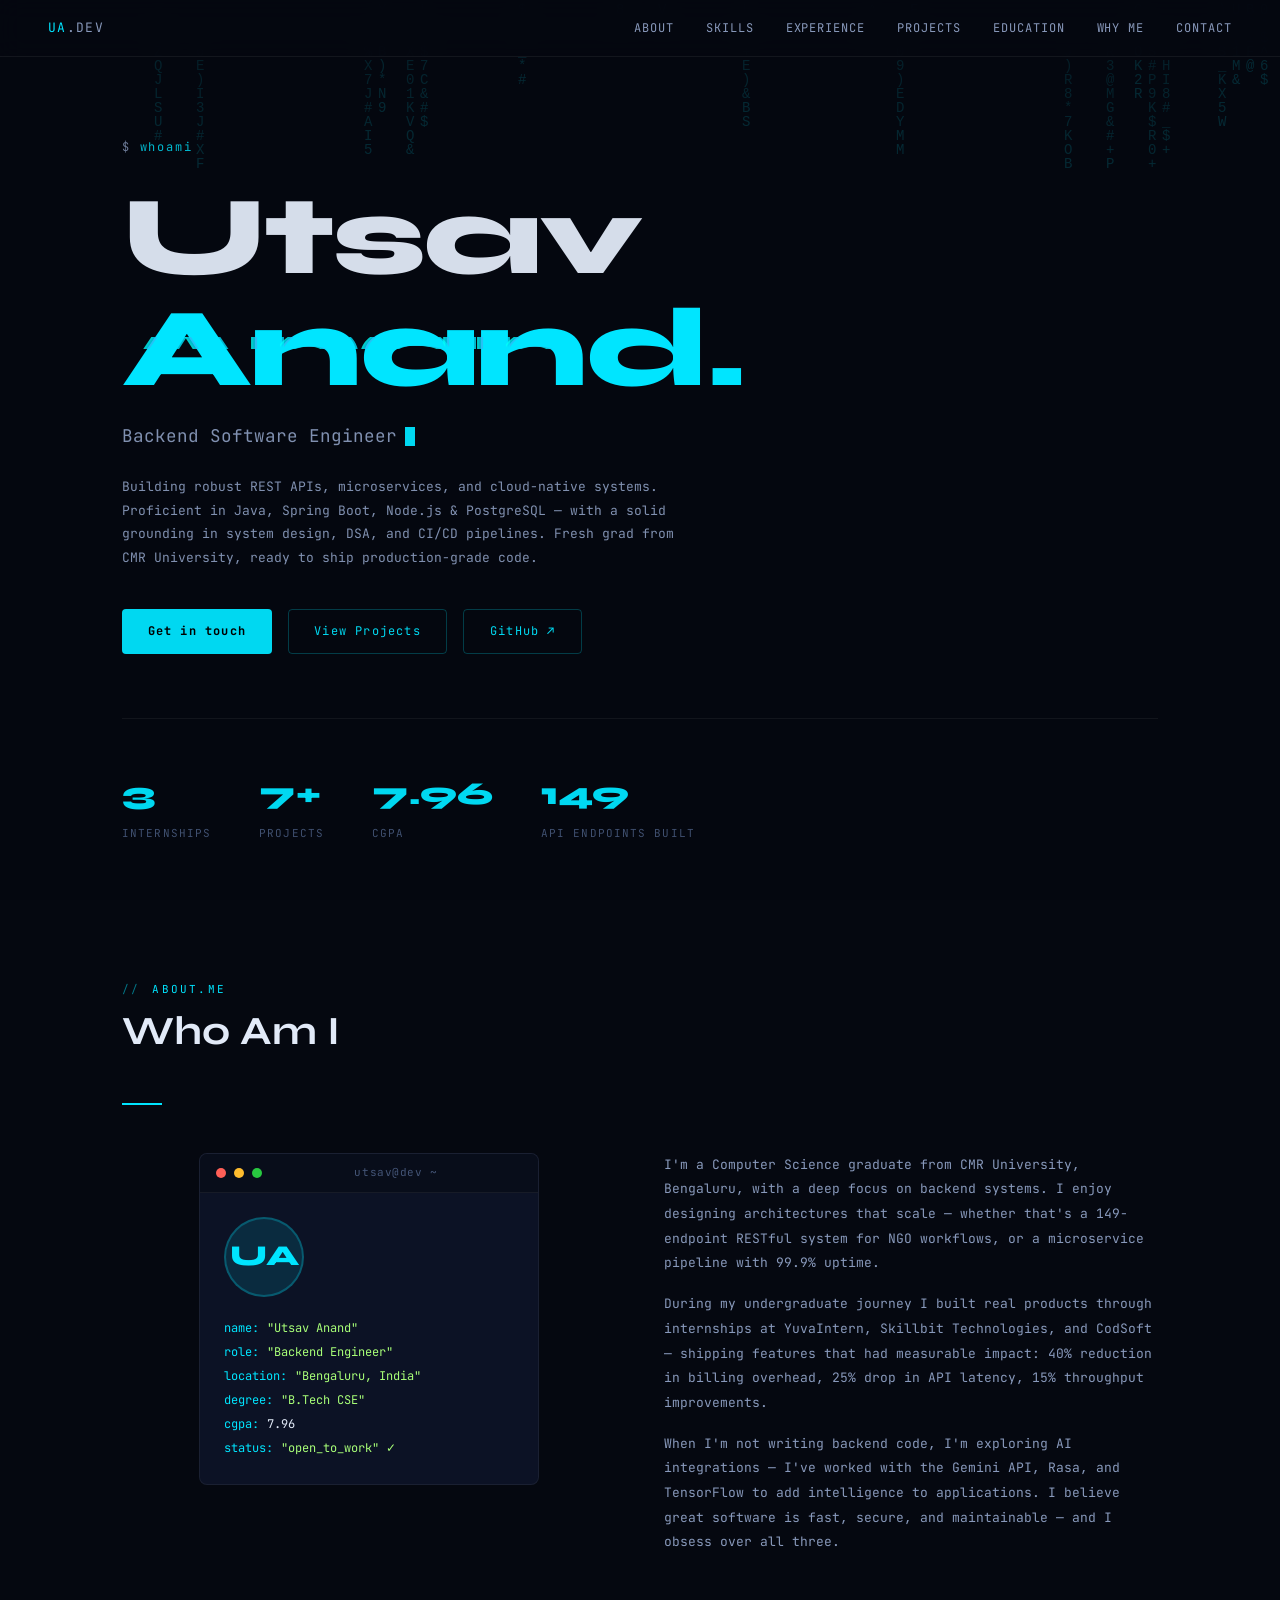
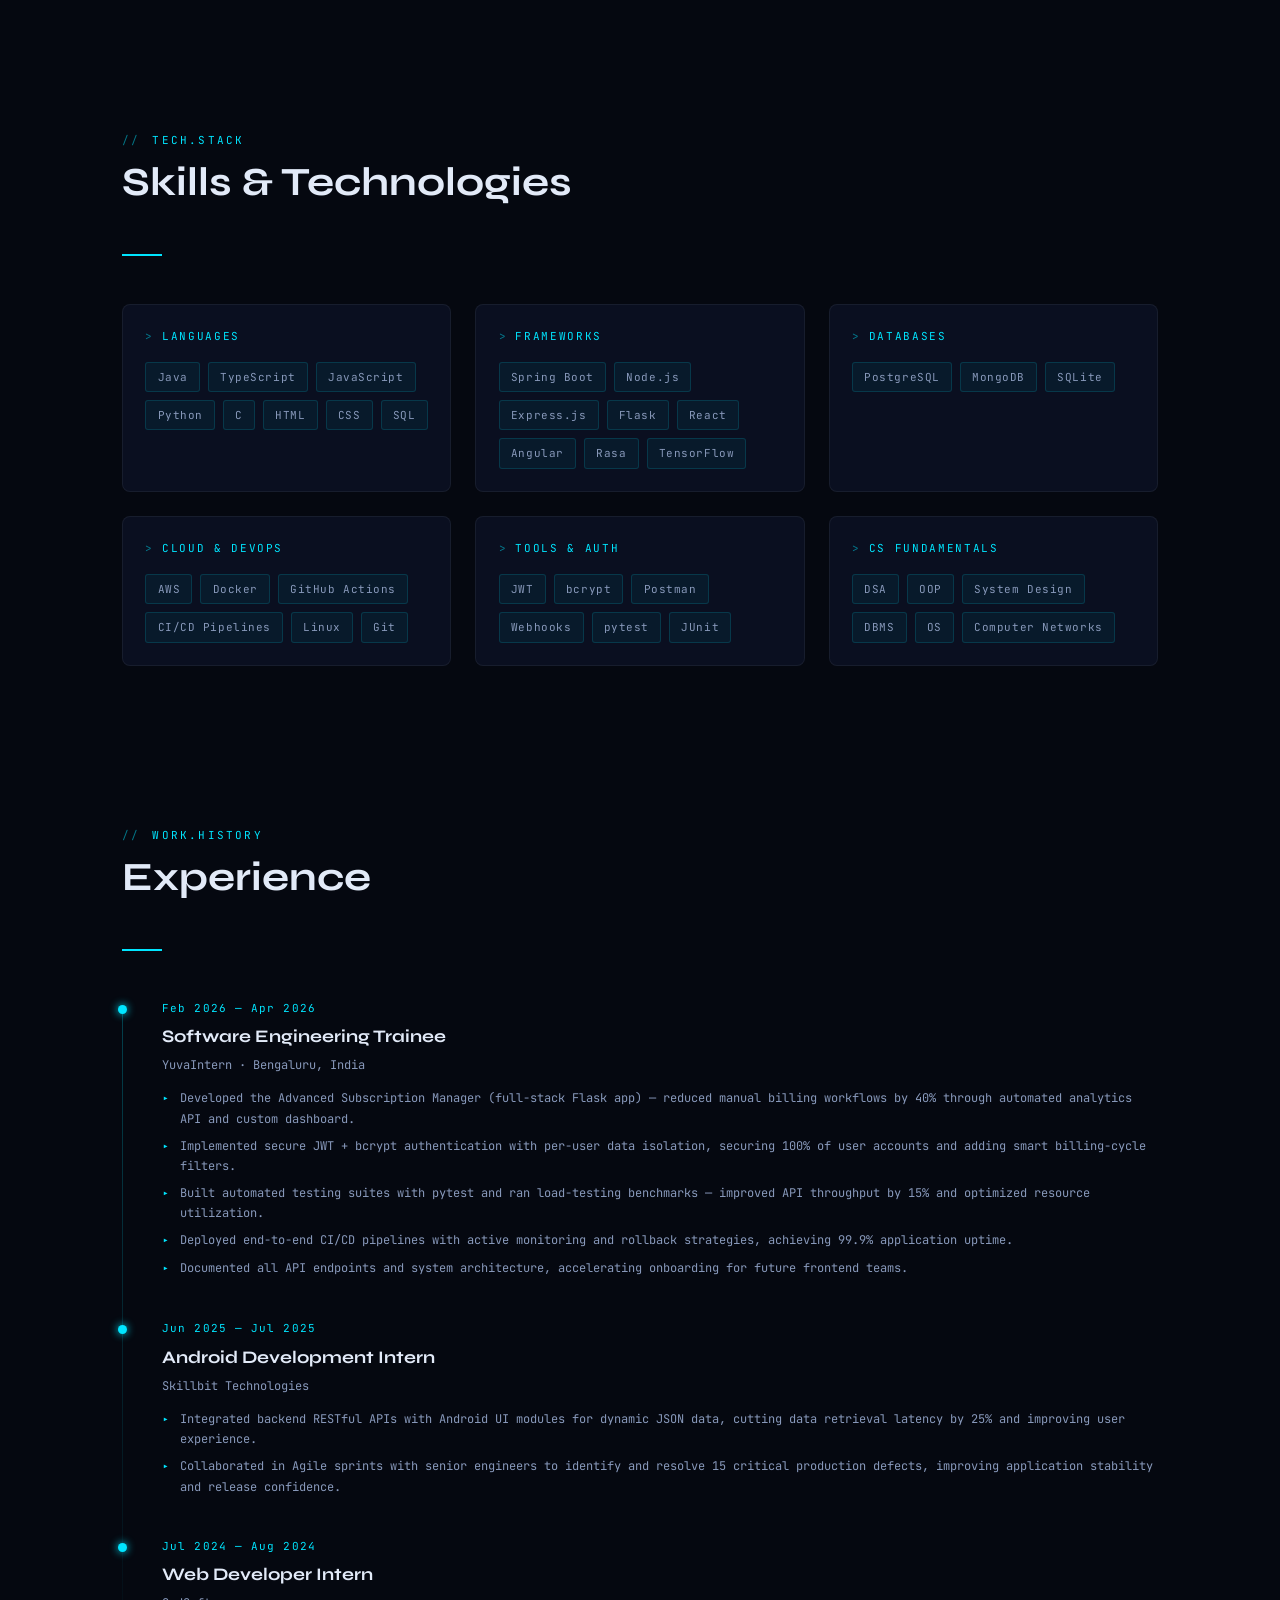
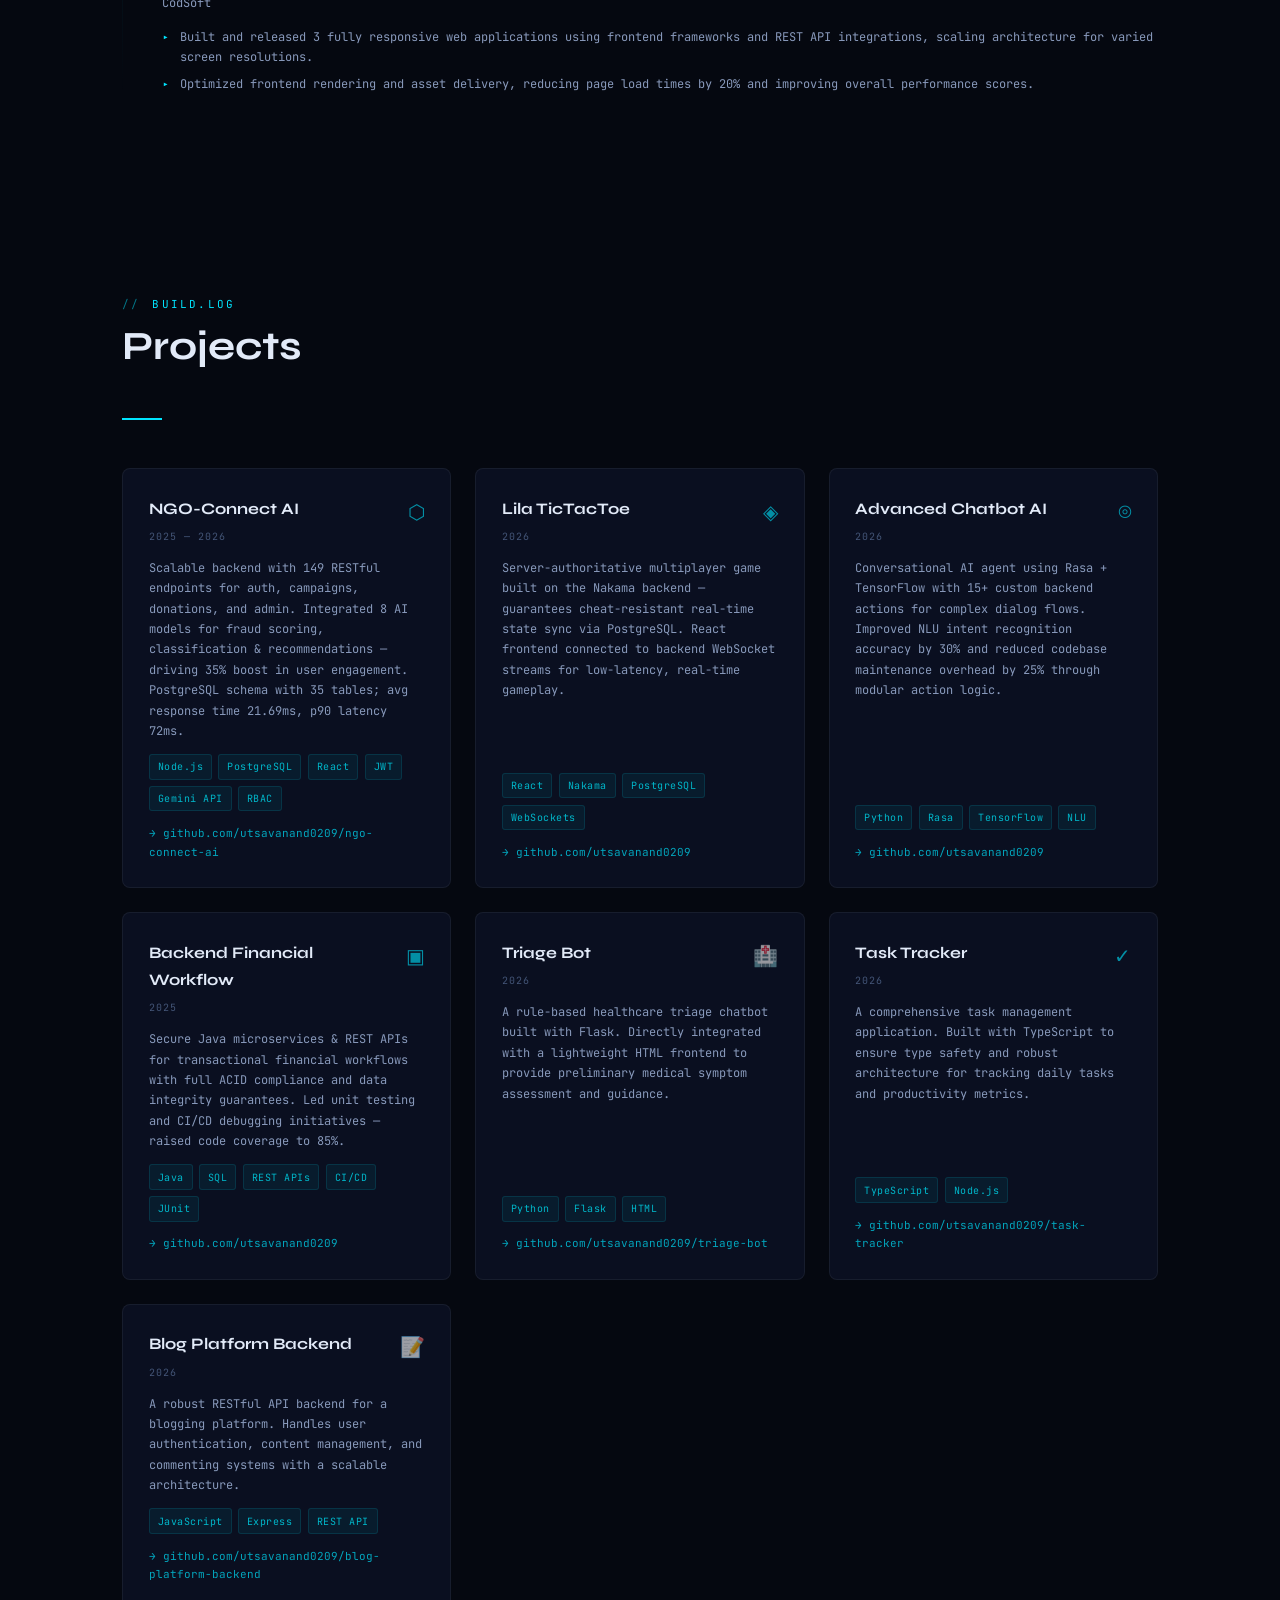
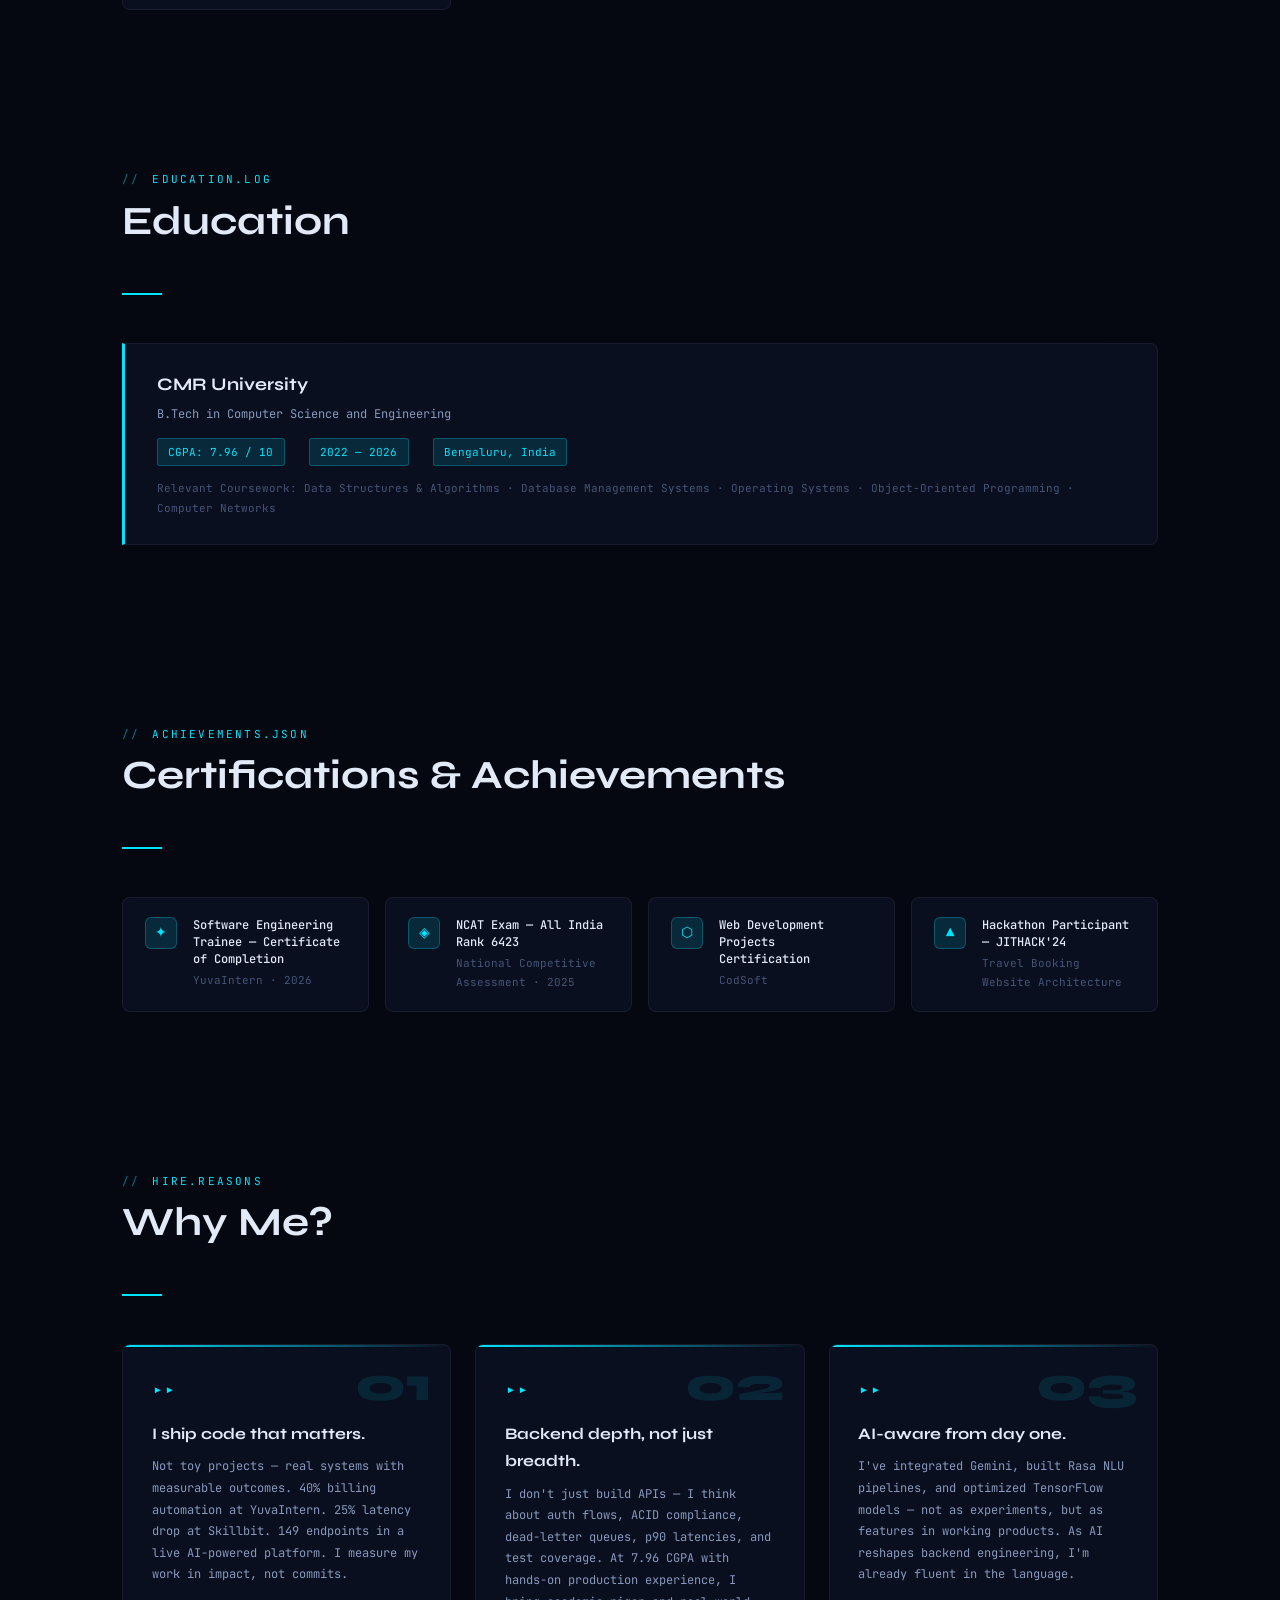
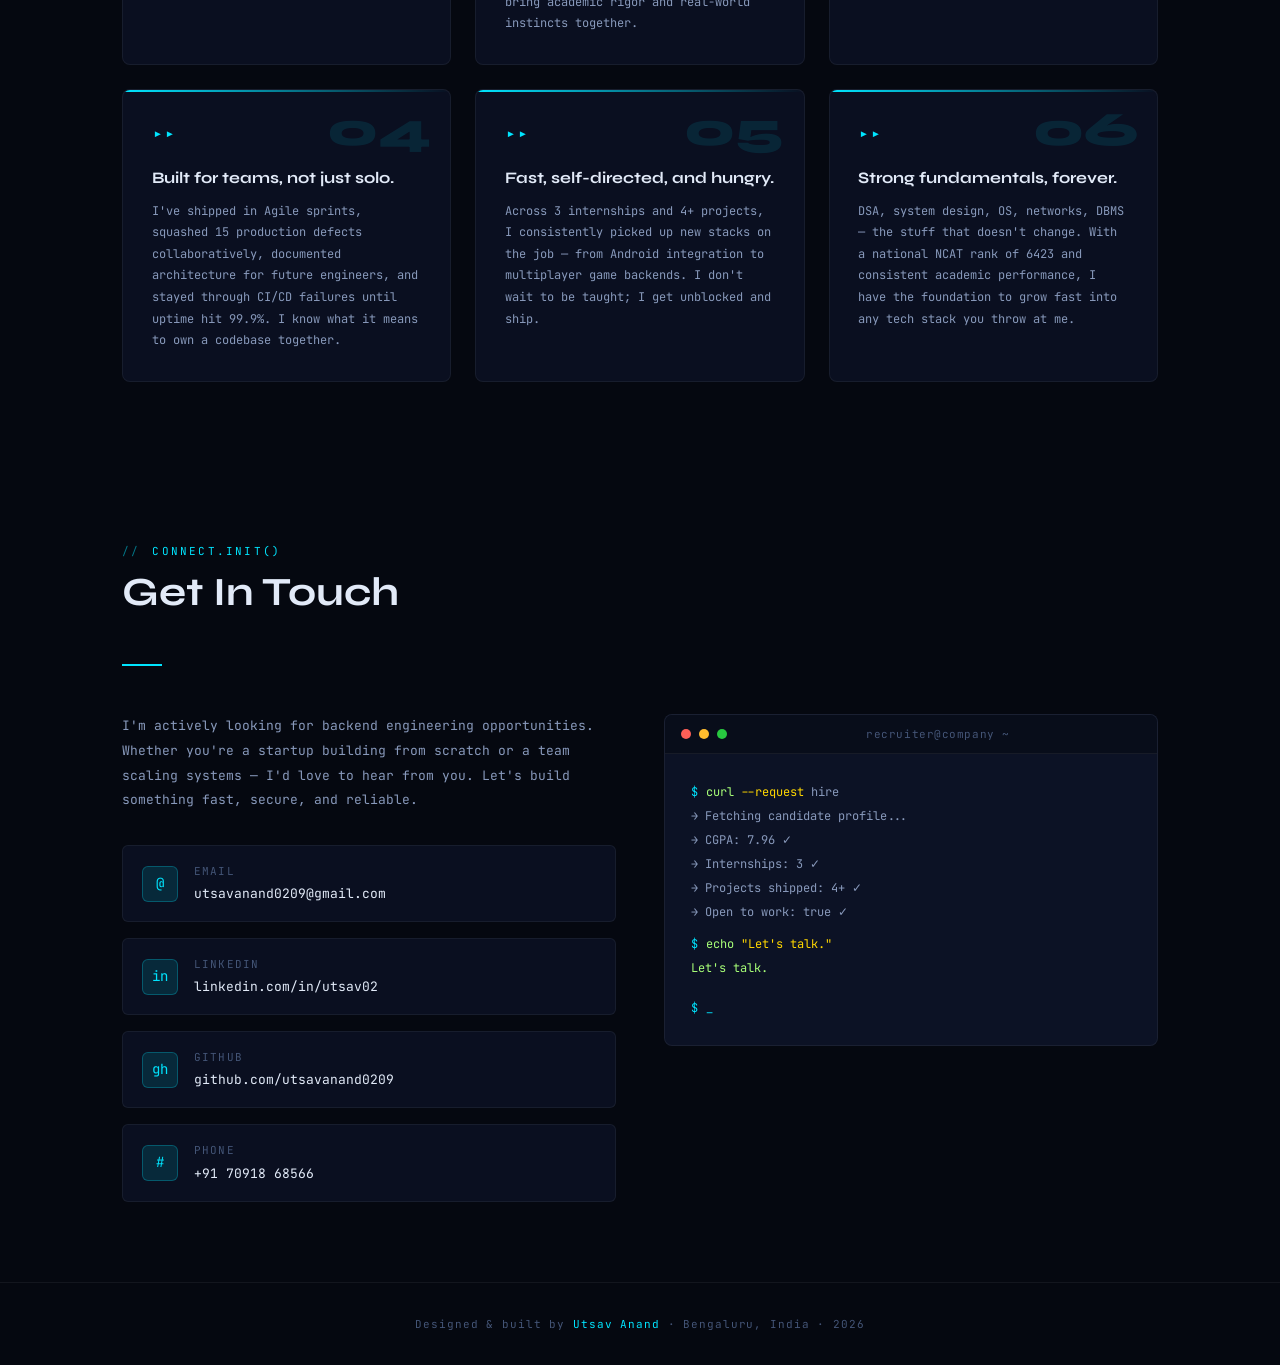
<file: index.html>
<!DOCTYPE html>
<html lang="en">
<head>
<meta charset="UTF-8">
<meta name="viewport" content="width=device-width, initial-scale=1.0">
<title>Utsav Anand — Backend Engineer</title>
<link href="https://fonts.googleapis.com/css2?family=JetBrains+Mono:wght@300;400;500;700&family=Syne:wght@400;600;700;800&display=swap" rel="stylesheet">
<style>
  :root {
    --bg: #050810;
    --bg2: #080d1a;
    --bg3: #0c1225;
    --cyan: #00e5ff;
    --cyan-dim: #00b8cc;
    --cyan-glow: rgba(0,229,255,0.12);
    --cyan-border: rgba(0,229,255,0.25);
    --text: #e2eaf8;
    --text-muted: #8899bb;
    --text-dim: #445577;
    --border: rgba(255,255,255,0.06);
    --card: rgba(12,18,37,0.8);
    --font-mono: 'JetBrains Mono', monospace;
    --font-head: 'Syne', sans-serif;
  }

  *, *::before, *::after { box-sizing: border-box; margin: 0; padding: 0; }

  html { scroll-behavior: smooth; }

  body {
    background: var(--bg);
    color: var(--text);
    font-family: var(--font-mono);
    font-size: 14px;
    line-height: 1.7;
    overflow-x: hidden;
  }

  /* Matrix Canvas background */
  #matrix-canvas {
    position: fixed;
    top: 0;
    left: 0;
    width: 100vw;
    height: 100vh;
    z-index: 0;
    pointer-events: none;
    opacity: 0.15;
  }

  /* ─── NAV ─── */
  nav {
    position: fixed;
    top: 0; left: 0; right: 0;
    z-index: 100;
    display: flex;
    align-items: center;
    justify-content: space-between;
    padding: 1rem 3rem;
    background: rgba(5,8,16,0.85);
    backdrop-filter: blur(12px);
    border-bottom: 1px solid var(--border);
  }

  .nav-logo {
    font-family: var(--font-mono);
    font-size: 13px;
    color: var(--cyan);
    letter-spacing: 0.1em;
    text-decoration: none;
  }

  .nav-logo span { color: var(--text-muted); }

  nav ul {
    display: flex;
    gap: 2rem;
    list-style: none;
  }

  nav a {
    color: var(--text-muted);
    text-decoration: none;
    font-size: 12px;
    letter-spacing: 0.08em;
    text-transform: uppercase;
    transition: color 0.2s;
  }

  nav a:hover { color: var(--cyan); }

  /* ─── SECTIONS ─── */
  section {
    position: relative;
    z-index: 1;
    max-width: 1100px;
    margin: 0 auto;
    padding: 5rem 2rem;
  }

  .section-label {
    font-family: var(--font-mono);
    font-size: 11px;
    color: var(--cyan);
    letter-spacing: 0.2em;
    text-transform: uppercase;
    margin-bottom: 0.5rem;
    display: flex;
    align-items: center;
    gap: 0.75rem;
  }

  .section-label::before {
    content: '//';
    opacity: 0.5;
  }

  h2.section-title {
    font-family: var(--font-head);
    font-size: clamp(1.8rem, 4vw, 2.5rem);
    font-weight: 700;
    color: var(--text);
    margin-bottom: 3rem;
    line-height: 1.2;
  }

  .divider {
    width: 40px;
    height: 2px;
    background: var(--cyan);
    margin: 1rem 0 3rem;
    opacity: 0.6;
  }

  /* Glitch Effect */
  .glitch {
    position: relative;
    display: inline-block;
  }
  .glitch::before, .glitch::after {
    content: attr(data-text);
    position: absolute;
    top: 0;
    left: 0;
    width: 100%;
    height: 100%;
    opacity: 0.8;
  }
  .glitch::before {
    left: 2px;
    text-shadow: -2px 0 #ff00c1;
    clip: rect(44px, 450px, 56px, 0);
    animation: glitch-anim 5s infinite linear alternate-reverse;
  }
  .glitch::after {
    left: -2px;
    text-shadow: -2px 0 #00fff9;
    clip: rect(44px, 450px, 56px, 0);
    animation: glitch-anim2 5s infinite linear alternate-reverse;
  }
  @keyframes glitch-anim {
    0% { clip: rect(31px, 9999px, 94px, 0); }
    20% { clip: rect(62px, 9999px, 42px, 0); }
    40% { clip: rect(16px, 9999px, 78px, 0); }
    60% { clip: rect(89px, 9999px, 13px, 0); }
    80% { clip: rect(45px, 9999px, 56px, 0); }
    100% { clip: rect(98px, 9999px, 21px, 0); }
  }
  @keyframes glitch-anim2 {
    0% { clip: rect(65px, 9999px, 100px, 0); }
    20% { clip: rect(12px, 9999px, 59px, 0); }
    40% { clip: rect(88px, 9999px, 24px, 0); }
    60% { clip: rect(34px, 9999px, 76px, 0); }
    80% { clip: rect(90px, 9999px, 11px, 0); }
    100% { clip: rect(43px, 9999px, 87px, 0); }
  }

  /* ─── HERO ─── */
  #hero {
    min-height: 100vh;
    display: flex;
    align-items: center;
    padding-top: 5rem;
    max-width: 1100px;
    margin: 0 auto;
    padding-left: 2rem;
    padding-right: 2rem;
  }

  .hero-inner {
    width: 100%;
  }

  .hero-prompt {
    font-family: var(--font-mono);
    font-size: 12px;
    color: var(--cyan);
    letter-spacing: 0.15em;
    margin-bottom: 1.5rem;
    opacity: 0.8;
  }

  .hero-prompt span { color: var(--text-muted); }

  .hero-name {
    font-family: var(--font-head);
    font-size: clamp(3.5rem, 9vw, 7rem);
    font-weight: 800;
    color: var(--text);
    line-height: 1;
    letter-spacing: -0.02em;
    margin-bottom: 1rem;
  }

  .hero-name .cyan { color: var(--cyan); }

  .hero-role {
    font-family: var(--font-mono);
    font-size: clamp(0.9rem, 2vw, 1.1rem);
    color: var(--text-muted);
    margin-bottom: 1.5rem;
    display: flex;
    align-items: center;
    gap: 0.5rem;
  }

  .hero-role .cursor {
    display: inline-block;
    width: 10px;
    height: 1.1em;
    background: var(--cyan);
    vertical-align: text-bottom;
    animation: blink 1s step-end infinite;
  }

  @keyframes blink { 50% { opacity: 0; } }

  .hero-bio {
    max-width: 580px;
    color: var(--text-muted);
    font-size: 13px;
    line-height: 1.8;
    margin-bottom: 2.5rem;
  }

  .hero-cta {
    display: flex;
    gap: 1rem;
    flex-wrap: wrap;
  }

  .btn {
    display: inline-flex;
    align-items: center;
    gap: 0.5rem;
    padding: 0.7rem 1.6rem;
    font-family: var(--font-mono);
    font-size: 12px;
    letter-spacing: 0.1em;
    text-decoration: none;
    border-radius: 4px;
    transition: all 0.2s;
    cursor: pointer;
    border: none;
  }

  .btn-primary {
    background: var(--cyan);
    color: #000;
    font-weight: 700;
  }

  .btn-primary:hover {
    background: #fff;
    transform: translateY(-2px);
  }

  .btn-outline {
    background: transparent;
    color: var(--cyan);
    border: 1px solid var(--cyan-border);
  }

  .btn-outline:hover {
    background: var(--cyan-glow);
    border-color: var(--cyan);
  }

  .hero-stats {
    display: flex;
    gap: 3rem;
    margin-top: 4rem;
    padding-top: 3rem;
    border-top: 1px solid var(--border);
  }

  .stat-num {
    font-family: var(--font-head);
    font-size: 2rem;
    font-weight: 800;
    color: var(--cyan);
  }

  .stat-label {
    font-size: 11px;
    color: var(--text-dim);
    letter-spacing: 0.1em;
    text-transform: uppercase;
    margin-top: 0.2rem;
  }

  /* ─── ABOUT ─── */
  .about-grid {
    display: grid;
    grid-template-columns: 1fr 1fr;
    gap: 3rem;
    align-items: start;
  }

  .avatar-box {
    display: flex;
    justify-content: center;
    align-items: flex-start;
  }

  .avatar-terminal {
    background: var(--bg3);
    border: 1px solid var(--border);
    border-radius: 8px;
    width: 100%;
    max-width: 340px;
    overflow: hidden;
  }

  .terminal-bar {
    background: var(--bg2);
    padding: 0.6rem 1rem;
    display: flex;
    align-items: center;
    gap: 0.5rem;
    border-bottom: 1px solid var(--border);
  }

  .dot { width: 10px; height: 10px; border-radius: 50%; }
  .dot-r { background: #ff5f57; }
  .dot-y { background: #febc2e; }
  .dot-g { background: #28c840; }

  .terminal-title {
    font-size: 11px;
    color: var(--text-dim);
    margin-left: auto;
    margin-right: auto;
    letter-spacing: 0.05em;
  }

  .terminal-body {
    padding: 1.5rem;
  }

  .avatar-circle {
    width: 80px;
    height: 80px;
    border-radius: 50%;
    background: var(--cyan-glow);
    border: 2px solid var(--cyan-border);
    display: flex;
    align-items: center;
    justify-content: center;
    font-family: var(--font-head);
    font-size: 1.8rem;
    font-weight: 800;
    color: var(--cyan);
    margin-bottom: 1.2rem;
  }

  .t-line {
    font-size: 12px;
    line-height: 2;
    color: var(--text-muted);
  }

  .t-line .key { color: var(--cyan); margin-right: 0.5rem; }
  .t-line .val { color: var(--text); }
  .t-line .str { color: #a8ff78; }

  .about-text p {
    color: var(--text-muted);
    font-size: 13px;
    line-height: 1.9;
    margin-bottom: 1rem;
  }

  /* ─── SKILLS ─── */
  .skills-grid {
    display: grid;
    grid-template-columns: repeat(auto-fit, minmax(260px, 1fr));
    gap: 1.5rem;
  }

  .skill-card {
    background: var(--card);
    border: 1px solid var(--border);
    border-radius: 8px;
    padding: 1.4rem;
    transition: border-color 0.2s, transform 0.2s;
  }

  .skill-card:hover {
    border-color: var(--cyan-border);
    transform: translateY(-3px);
  }

  .skill-card-title {
    font-size: 11px;
    color: var(--cyan);
    letter-spacing: 0.15em;
    text-transform: uppercase;
    margin-bottom: 1rem;
    display: flex;
    align-items: center;
    gap: 0.5rem;
  }

  .skill-card-title::before {
    content: '>';
    opacity: 0.5;
  }

  .tag-wrap { display: flex; flex-wrap: wrap; gap: 0.5rem; }

  .tag {
    background: rgba(0,229,255,0.05);
    border: 1px solid rgba(0,229,255,0.15);
    color: var(--text-muted);
    padding: 0.3rem 0.7rem;
    border-radius: 3px;
    font-size: 11px;
    letter-spacing: 0.05em;
    transition: all 0.15s;
  }

  .tag:hover {
    background: var(--cyan-glow);
    color: var(--cyan);
    border-color: var(--cyan-border);
  }

  /* ─── EXPERIENCE ─── */
  .timeline { position: relative; }

  .timeline::before {
    content: '';
    position: absolute;
    left: 0;
    top: 6px;
    bottom: 0;
    width: 1px;
    background: linear-gradient(to bottom, var(--cyan-border), transparent);
  }

  .tl-item {
    padding-left: 2.5rem;
    margin-bottom: 2.5rem;
    position: relative;
  }

  .tl-item::before {
    content: '';
    position: absolute;
    left: -4px;
    top: 6px;
    width: 9px;
    height: 9px;
    border-radius: 50%;
    background: var(--cyan);
    box-shadow: 0 0 8px var(--cyan);
  }

  .tl-date {
    font-size: 11px;
    color: var(--cyan);
    letter-spacing: 0.1em;
    margin-bottom: 0.3rem;
  }

  .tl-title {
    font-family: var(--font-head);
    font-size: 1.1rem;
    font-weight: 700;
    color: var(--text);
    margin-bottom: 0.2rem;
  }

  .tl-org {
    font-size: 12px;
    color: var(--text-muted);
    margin-bottom: 0.8rem;
  }

  .tl-bullets {
    list-style: none;
    display: flex;
    flex-direction: column;
    gap: 0.4rem;
  }

  .tl-bullets li {
    font-size: 12px;
    color: var(--text-muted);
    line-height: 1.7;
    display: flex;
    gap: 0.7rem;
  }

  .tl-bullets li::before {
    content: '▸';
    color: var(--cyan);
    flex-shrink: 0;
    margin-top: 1px;
  }

  /* ─── PROJECTS ─── */
  .projects-grid {
    display: grid;
    grid-template-columns: repeat(auto-fit, minmax(300px, 1fr));
    gap: 1.5rem;
  }

  .proj-card {
    background: var(--card);
    border: 1px solid var(--border);
    border-radius: 8px;
    padding: 1.6rem;
    display: flex;
    flex-direction: column;
    gap: 0.8rem;
    transition: border-color 0.2s, transform 0.2s;
  }

  .proj-card:hover {
    border-color: var(--cyan-border);
    transform: translateY(-4px);
  }

  .proj-card-top {
    display: flex;
    align-items: flex-start;
    justify-content: space-between;
    gap: 1rem;
  }

  .proj-icon {
    font-size: 20px;
    color: var(--cyan);
    opacity: 0.6;
  }

  .proj-name {
    font-family: var(--font-head);
    font-size: 1rem;
    font-weight: 700;
    color: var(--text);
    margin-bottom: 0.4rem;
  }

  .proj-year {
    font-size: 10px;
    color: var(--text-dim);
    letter-spacing: 0.1em;
  }

  .proj-desc {
    font-size: 12px;
    color: var(--text-muted);
    line-height: 1.7;
    flex: 1;
  }

  .proj-stack { display: flex; flex-wrap: wrap; gap: 0.4rem; }

  .stack-tag {
    background: rgba(0,229,255,0.06);
    border: 1px solid rgba(0,229,255,0.12);
    color: var(--cyan-dim);
    padding: 0.2rem 0.5rem;
    border-radius: 3px;
    font-size: 10px;
    letter-spacing: 0.05em;
  }

  .proj-link {
    font-size: 11px;
    color: var(--cyan);
    text-decoration: none;
    opacity: 0.7;
    transition: opacity 0.2s;
    align-self: flex-start;
  }

  .proj-link:hover { opacity: 1; }

  /* ─── EDUCATION ─── */
  .edu-card {
    background: var(--card);
    border: 1px solid var(--border);
    border-left: 3px solid var(--cyan);
    border-radius: 0 8px 8px 0;
    padding: 1.6rem 2rem;
    margin-bottom: 1.2rem;
    transition: border-color 0.2s;
  }

  .edu-card:hover { border-color: var(--cyan); }

  .edu-inst {
    font-family: var(--font-head);
    font-size: 1.1rem;
    font-weight: 700;
    color: var(--text);
    margin-bottom: 0.3rem;
  }

  .edu-degree {
    font-size: 12px;
    color: var(--text-muted);
    margin-bottom: 0.8rem;
  }

  .edu-meta {
    display: flex;
    gap: 1.5rem;
    flex-wrap: wrap;
  }

  .edu-badge {
    font-size: 11px;
    padding: 0.25rem 0.65rem;
    border-radius: 3px;
    border: 1px solid var(--cyan-border);
    color: var(--cyan);
    background: var(--cyan-glow);
  }

  .coursework {
    margin-top: 0.8rem;
    font-size: 11px;
    color: var(--text-dim);
    line-height: 1.8;
  }

  /* ─── CERTIFICATIONS ─── */
  .cert-grid {
    display: grid;
    grid-template-columns: repeat(auto-fit, minmax(240px, 1fr));
    gap: 1rem;
  }

  .cert-card {
    background: var(--card);
    border: 1px solid var(--border);
    border-radius: 8px;
    padding: 1.2rem 1.4rem;
    display: flex;
    align-items: flex-start;
    gap: 1rem;
    transition: border-color 0.2s;
  }

  .cert-card:hover { border-color: var(--cyan-border); }

  .cert-icon {
    width: 32px;
    height: 32px;
    border-radius: 6px;
    background: var(--cyan-glow);
    border: 1px solid var(--cyan-border);
    display: flex;
    align-items: center;
    justify-content: center;
    color: var(--cyan);
    font-size: 14px;
    flex-shrink: 0;
  }

  .cert-name {
    font-size: 12px;
    color: var(--text);
    font-weight: 500;
    margin-bottom: 0.2rem;
    line-height: 1.4;
  }

  .cert-org {
    font-size: 11px;
    color: var(--text-dim);
  }

  /* ─── WHY ME ─── */
  .why-grid {
    display: grid;
    grid-template-columns: repeat(auto-fit, minmax(260px, 1fr));
    gap: 1.5rem;
  }

  .why-card {
    background: var(--card);
    border: 1px solid var(--border);
    border-radius: 8px;
    padding: 1.8rem;
    position: relative;
    overflow: hidden;
    transition: border-color 0.2s, transform 0.2s;
  }

  .why-card::before {
    content: '';
    position: absolute;
    top: 0; left: 0; right: 0;
    height: 2px;
    background: linear-gradient(90deg, var(--cyan), transparent);
  }

  .why-card:hover {
    border-color: var(--cyan-border);
    transform: translateY(-3px);
  }

  .why-num {
    font-family: var(--font-head);
    font-size: 3rem;
    font-weight: 800;
    color: var(--cyan);
    opacity: 0.1;
    position: absolute;
    top: 1rem;
    right: 1.2rem;
    line-height: 1;
  }

  .why-icon-row {
    font-size: 1.2rem;
    margin-bottom: 0.8rem;
    color: var(--cyan);
  }

  .why-title {
    font-family: var(--font-head);
    font-size: 1rem;
    font-weight: 700;
    color: var(--text);
    margin-bottom: 0.6rem;
  }

  .why-text {
    font-size: 12px;
    color: var(--text-muted);
    line-height: 1.8;
  }

  /* ─── CONTACT ─── */
  .contact-grid {
    display: grid;
    grid-template-columns: 1fr 1fr;
    gap: 3rem;
    align-items: start;
  }

  .contact-intro {
    font-size: 13px;
    color: var(--text-muted);
    line-height: 1.9;
    margin-bottom: 2rem;
  }

  .contact-links { display: flex; flex-direction: column; gap: 1rem; }

  .contact-link {
    display: flex;
    align-items: center;
    gap: 1rem;
    padding: 1rem 1.2rem;
    background: var(--card);
    border: 1px solid var(--border);
    border-radius: 6px;
    text-decoration: none;
    transition: border-color 0.2s, transform 0.2s;
  }

  .contact-link:hover {
    border-color: var(--cyan-border);
    transform: translateX(4px);
  }

  .contact-link-icon {
    width: 36px;
    height: 36px;
    border-radius: 6px;
    background: var(--cyan-glow);
    border: 1px solid var(--cyan-border);
    display: flex;
    align-items: center;
    justify-content: center;
    color: var(--cyan);
    font-size: 14px;
    flex-shrink: 0;
  }

  .contact-link-label {
    font-size: 11px;
    color: var(--text-dim);
    text-transform: uppercase;
    letter-spacing: 0.1em;
    margin-bottom: 0.15rem;
  }

  .contact-link-val {
    font-size: 13px;
    color: var(--text);
  }

  /* Terminal CTA */
  .terminal-cta {
    background: var(--bg3);
    border: 1px solid var(--border);
    border-radius: 8px;
    overflow: hidden;
  }

  .terminal-cta-bar {
    background: var(--bg2);
    padding: 0.6rem 1rem;
    border-bottom: 1px solid var(--border);
    display: flex;
    align-items: center;
    gap: 0.5rem;
  }

  .terminal-cta-body { padding: 1.6rem; }

  .cmd-line {
    font-size: 12px;
    line-height: 2;
    color: var(--text-muted);
  }

  .cmd-line .ps { color: var(--cyan); margin-right: 0.5rem; }
  .cmd-line .cmd { color: #a8ff78; }
  .cmd-line .arg { color: #ffd700; }
  .cmd-line .out { color: var(--text-muted); margin-left: 0; }

  /* ─── FOOTER ─── */
  footer {
    position: relative;
    z-index: 1;
    text-align: center;
    padding: 2rem;
    border-top: 1px solid var(--border);
    color: var(--text-dim);
    font-size: 11px;
    letter-spacing: 0.08em;
  }

  footer span { color: var(--cyan); }

  /* ─── SCROLL REVEAL ─── */
  .reveal {
    opacity: 0;
    transform: translateY(24px);
    transition: opacity 0.6s ease, transform 0.6s ease;
  }

  .reveal.visible {
    opacity: 1;
    transform: translateY(0);
  }

  /* ─── RESPONSIVE ─── */
  @media (max-width: 768px) {
    nav { padding: 1rem 1.5rem; }
    nav ul { display: none; }
    section { padding: 4rem 1.5rem; }
    .about-grid { grid-template-columns: 1fr; }
    .contact-grid { grid-template-columns: 1fr; }
    .hero-stats { gap: 1.5rem; }
  }
</style>
</head>
<body>

<canvas id="matrix-canvas"></canvas>

<!-- NAV -->
<nav>
  <a class="nav-logo" href="#hero">UA<span>.dev</span></a>
  <ul>
    <li><a href="#about">About</a></li>
    <li><a href="#skills">Skills</a></li>
    <li><a href="#experience">Experience</a></li>
    <li><a href="#projects">Projects</a></li>
    <li><a href="#education">Education</a></li>
    <li><a href="#why-me">Why Me</a></li>
    <li><a href="#contact">Contact</a></li>
  </ul>
</nav>

<!-- HERO -->
<div id="hero">
  <div class="hero-inner">
    <p class="hero-prompt"><span>$</span> whoami</p>
    <h1 class="hero-name">Utsav<br><span class="cyan glitch" data-text="Anand.">Anand.</span></h1>
    <p class="hero-role">
      Backend Software Engineer<span class="cursor"></span>
    </p>
    <p class="hero-bio">
      Building robust REST APIs, microservices, and cloud-native systems. 
      Proficient in Java, Spring Boot, Node.js &amp; PostgreSQL — with a solid 
      grounding in system design, DSA, and CI/CD pipelines. 
      Fresh grad from CMR University, ready to ship production-grade code.
    </p>
    <div class="hero-cta">
      <a class="btn btn-primary" href="#contact">Get in touch</a>
      <a class="btn btn-outline" href="#projects">View Projects</a>
      <a class="btn btn-outline" href="https://github.com/utsavanand0209" target="_blank">GitHub ↗</a>
    </div>
    <div class="hero-stats">
      <div>
        <div class="stat-num">3</div>
        <div class="stat-label">Internships</div>
      </div>
      <div>
        <div class="stat-num">7+</div>
        <div class="stat-label">Projects</div>
      </div>
      <div>
        <div class="stat-num">7.96</div>
        <div class="stat-label">CGPA</div>
      </div>
      <div>
        <div class="stat-num">149</div>
        <div class="stat-label">API Endpoints Built</div>
      </div>
    </div>
  </div>
</div>

<!-- ABOUT -->
<section id="about">
  <div class="section-label reveal">about.me</div>
  <h2 class="section-title reveal">Who Am I</h2>
  <div class="divider reveal"></div>
  <div class="about-grid">
    <div class="avatar-box reveal">
      <div class="avatar-terminal">
        <div class="terminal-bar">
          <div class="dot dot-r"></div>
          <div class="dot dot-y"></div>
          <div class="dot dot-g"></div>
          <span class="terminal-title">utsav@dev ~</span>
        </div>
        <div class="terminal-body">
          <div class="avatar-circle">UA</div>
          <div class="t-line"><span class="key">name:</span><span class="str">"Utsav Anand"</span></div>
          <div class="t-line"><span class="key">role:</span><span class="str">"Backend Engineer"</span></div>
          <div class="t-line"><span class="key">location:</span><span class="str">"Bengaluru, India"</span></div>
          <div class="t-line"><span class="key">degree:</span><span class="str">"B.Tech CSE"</span></div>
          <div class="t-line"><span class="key">cgpa:</span><span class="val">7.96</span></div>
          <div class="t-line"><span class="key">status:</span><span style="color:#a8ff78">"open_to_work" ✓</span></div>
        </div>
      </div>
    </div>
    <div class="about-text reveal">
      <p>
        I'm a Computer Science graduate from CMR University, Bengaluru, with a deep focus on backend systems. 
        I enjoy designing architectures that scale — whether that's a 149-endpoint RESTful system for NGO 
        workflows, or a microservice pipeline with 99.9% uptime.
      </p>
      <p>
        During my undergraduate journey I built real products through internships at YuvaIntern, 
        Skillbit Technologies, and CodSoft — shipping features that had measurable impact: 40% 
        reduction in billing overhead, 25% drop in API latency, 15% throughput improvements.
      </p>
      <p>
        When I'm not writing backend code, I'm exploring AI integrations — I've worked with the 
        Gemini API, Rasa, and TensorFlow to add intelligence to applications. I believe great 
        software is fast, secure, and maintainable — and I obsess over all three.
      </p>
    </div>
  </div>
</section>

<!-- SKILLS -->
<section id="skills">
  <div class="section-label reveal">tech.stack</div>
  <h2 class="section-title reveal">Skills &amp; Technologies</h2>
  <div class="divider reveal"></div>
  <div class="skills-grid">
    <div class="skill-card reveal">
      <div class="skill-card-title">Languages</div>
      <div class="tag-wrap">
        <span class="tag">Java</span>
        <span class="tag">TypeScript</span>
        <span class="tag">JavaScript</span>
        <span class="tag">Python</span>
        <span class="tag">C</span>
        <span class="tag">HTML</span>
        <span class="tag">CSS</span>
        <span class="tag">SQL</span>
      </div>
    </div>
    <div class="skill-card reveal">
      <div class="skill-card-title">Frameworks</div>
      <div class="tag-wrap">
        <span class="tag">Spring Boot</span>
        <span class="tag">Node.js</span>
        <span class="tag">Express.js</span>
        <span class="tag">Flask</span>
        <span class="tag">React</span>
        <span class="tag">Angular</span>
        <span class="tag">Rasa</span>
        <span class="tag">TensorFlow</span>
      </div>
    </div>
    <div class="skill-card reveal">
      <div class="skill-card-title">Databases</div>
      <div class="tag-wrap">
        <span class="tag">PostgreSQL</span>
        <span class="tag">MongoDB</span>
        <span class="tag">SQLite</span>
      </div>
    </div>
    <div class="skill-card reveal">
      <div class="skill-card-title">Cloud &amp; DevOps</div>
      <div class="tag-wrap">
        <span class="tag">AWS</span>
        <span class="tag">Docker</span>
        <span class="tag">GitHub Actions</span>
        <span class="tag">CI/CD Pipelines</span>
        <span class="tag">Linux</span>
        <span class="tag">Git</span>
      </div>
    </div>
    <div class="skill-card reveal">
      <div class="skill-card-title">Tools &amp; Auth</div>
      <div class="tag-wrap">
        <span class="tag">JWT</span>
        <span class="tag">bcrypt</span>
        <span class="tag">Postman</span>
        <span class="tag">Webhooks</span>
        <span class="tag">pytest</span>
        <span class="tag">JUnit</span>
      </div>
    </div>
    <div class="skill-card reveal">
      <div class="skill-card-title">CS Fundamentals</div>
      <div class="tag-wrap">
        <span class="tag">DSA</span>
        <span class="tag">OOP</span>
        <span class="tag">System Design</span>
        <span class="tag">DBMS</span>
        <span class="tag">OS</span>
        <span class="tag">Computer Networks</span>
      </div>
    </div>
  </div>
</section>

<!-- EXPERIENCE -->
<section id="experience">
  <div class="section-label reveal">work.history</div>
  <h2 class="section-title reveal">Experience</h2>
  <div class="divider reveal"></div>
  <div class="timeline">

    <div class="tl-item reveal">
      <div class="tl-date">Feb 2026 — Apr 2026</div>
      <div class="tl-title">Software Engineering Trainee</div>
      <div class="tl-org">YuvaIntern · Bengaluru, India</div>
      <ul class="tl-bullets">
        <li>Developed the Advanced Subscription Manager (full-stack Flask app) — reduced manual billing workflows by 40% through automated analytics API and custom dashboard.</li>
        <li>Implemented secure JWT + bcrypt authentication with per-user data isolation, securing 100% of user accounts and adding smart billing-cycle filters.</li>
        <li>Built automated testing suites with pytest and ran load-testing benchmarks — improved API throughput by 15% and optimized resource utilization.</li>
        <li>Deployed end-to-end CI/CD pipelines with active monitoring and rollback strategies, achieving 99.9% application uptime.</li>
        <li>Documented all API endpoints and system architecture, accelerating onboarding for future frontend teams.</li>
      </ul>
    </div>

    <div class="tl-item reveal">
      <div class="tl-date">Jun 2025 — Jul 2025</div>
      <div class="tl-title">Android Development Intern</div>
      <div class="tl-org">Skillbit Technologies</div>
      <ul class="tl-bullets">
        <li>Integrated backend RESTful APIs with Android UI modules for dynamic JSON data, cutting data retrieval latency by 25% and improving user experience.</li>
        <li>Collaborated in Agile sprints with senior engineers to identify and resolve 15 critical production defects, improving application stability and release confidence.</li>
      </ul>
    </div>

    <div class="tl-item reveal">
      <div class="tl-date">Jul 2024 — Aug 2024</div>
      <div class="tl-title">Web Developer Intern</div>
      <div class="tl-org">CodSoft</div>
      <ul class="tl-bullets">
        <li>Built and released 3 fully responsive web applications using frontend frameworks and REST API integrations, scaling architecture for varied screen resolutions.</li>
        <li>Optimized frontend rendering and asset delivery, reducing page load times by 20% and improving overall performance scores.</li>
      </ul>
    </div>

  </div>
</section>

<!-- PROJECTS -->
<section id="projects">
  <div class="section-label reveal">build.log</div>
  <h2 class="section-title reveal">Projects</h2>
  <div class="divider reveal"></div>
  <div class="projects-grid">

    <div class="proj-card reveal">
      <div class="proj-card-top">
        <div>
          <div class="proj-name">NGO-Connect AI</div>
          <div class="proj-year">2025 — 2026</div>
        </div>
        <div class="proj-icon">⬡</div>
      </div>
      <p class="proj-desc">
        Scalable backend with 149 RESTful endpoints for auth, campaigns, donations, and admin. 
        Integrated 8 AI models for fraud scoring, classification &amp; recommendations — driving 35% 
        boost in user engagement. PostgreSQL schema with 35 tables; avg response time 21.69ms, p90 latency 72ms.
      </p>
      <div class="proj-stack">
        <span class="stack-tag">Node.js</span>
        <span class="stack-tag">PostgreSQL</span>
        <span class="stack-tag">React</span>
        <span class="stack-tag">JWT</span>
        <span class="stack-tag">Gemini API</span>
        <span class="stack-tag">RBAC</span>
      </div>
      <a class="proj-link" href="https://github.com/utsavanand0209/ngo-connect-ai" target="_blank">→ github.com/utsavanand0209/ngo-connect-ai</a>
    </div>

    <div class="proj-card reveal">
      <div class="proj-card-top">
        <div>
          <div class="proj-name">Lila TicTacToe</div>
          <div class="proj-year">2026</div>
        </div>
        <div class="proj-icon">◈</div>
      </div>
      <p class="proj-desc">
        Server-authoritative multiplayer game built on the Nakama backend — guarantees 
        cheat-resistant real-time state sync via PostgreSQL. React frontend connected to 
        backend WebSocket streams for low-latency, real-time gameplay.
      </p>
      <div class="proj-stack">
        <span class="stack-tag">React</span>
        <span class="stack-tag">Nakama</span>
        <span class="stack-tag">PostgreSQL</span>
        <span class="stack-tag">WebSockets</span>
      </div>
      <a class="proj-link" href="https://github.com/utsavanand0209" target="_blank">→ github.com/utsavanand0209</a>
    </div>

    <div class="proj-card reveal">
      <div class="proj-card-top">
        <div>
          <div class="proj-name">Advanced Chatbot AI</div>
          <div class="proj-year">2026</div>
        </div>
        <div class="proj-icon">◎</div>
      </div>
      <p class="proj-desc">
        Conversational AI agent using Rasa + TensorFlow with 15+ custom backend actions for 
        complex dialog flows. Improved NLU intent recognition accuracy by 30% and reduced 
        codebase maintenance overhead by 25% through modular action logic.
      </p>
      <div class="proj-stack">
        <span class="stack-tag">Python</span>
        <span class="stack-tag">Rasa</span>
        <span class="stack-tag">TensorFlow</span>
        <span class="stack-tag">NLU</span>
      </div>
      <a class="proj-link" href="https://github.com/utsavanand0209" target="_blank">→ github.com/utsavanand0209</a>
    </div>

    <div class="proj-card reveal">
      <div class="proj-card-top">
        <div>
          <div class="proj-name">Backend Financial Workflow</div>
          <div class="proj-year">2025</div>
        </div>
        <div class="proj-icon">▣</div>
      </div>
      <p class="proj-desc">
        Secure Java microservices &amp; REST APIs for transactional financial workflows with 
        full ACID compliance and data integrity guarantees. Led unit testing and CI/CD 
        debugging initiatives — raised code coverage to 85%.
      </p>
      <div class="proj-stack">
        <span class="stack-tag">Java</span>
        <span class="stack-tag">SQL</span>
        <span class="stack-tag">REST APIs</span>
        <span class="stack-tag">CI/CD</span>
        <span class="stack-tag">JUnit</span>
      </div>
      <a class="proj-link" href="https://github.com/utsavanand0209" target="_blank">→ github.com/utsavanand0209</a>
    </div>

    <div class="proj-card reveal">
      <div class="proj-card-top">
        <div>
          <div class="proj-name">Triage Bot</div>
          <div class="proj-year">2026</div>
        </div>
        <div class="proj-icon">🏥</div>
      </div>
      <p class="proj-desc">
        A rule-based healthcare triage chatbot built with Flask. Directly integrated with a lightweight HTML frontend to provide preliminary medical symptom assessment and guidance.
      </p>
      <div class="proj-stack">
        <span class="stack-tag">Python</span>
        <span class="stack-tag">Flask</span>
        <span class="stack-tag">HTML</span>
      </div>
      <a class="proj-link" href="https://github.com/utsavanand0209/triage-bot" target="_blank">→ github.com/utsavanand0209/triage-bot</a>
    </div>

    <div class="proj-card reveal">
      <div class="proj-card-top">
        <div>
          <div class="proj-name">Task Tracker</div>
          <div class="proj-year">2026</div>
        </div>
        <div class="proj-icon">✓</div>
      </div>
      <p class="proj-desc">
        A comprehensive task management application. Built with TypeScript to ensure type safety and robust architecture for tracking daily tasks and productivity metrics.
      </p>
      <div class="proj-stack">
        <span class="stack-tag">TypeScript</span>
        <span class="stack-tag">Node.js</span>
      </div>
      <a class="proj-link" href="https://github.com/utsavanand0209/task-tracker" target="_blank">→ github.com/utsavanand0209/task-tracker</a>
    </div>

    <div class="proj-card reveal">
      <div class="proj-card-top">
        <div>
          <div class="proj-name">Blog Platform Backend</div>
          <div class="proj-year">2026</div>
        </div>
        <div class="proj-icon">📝</div>
      </div>
      <p class="proj-desc">
        A robust RESTful API backend for a blogging platform. Handles user authentication, content management, and commenting systems with a scalable architecture.
      </p>
      <div class="proj-stack">
        <span class="stack-tag">JavaScript</span>
        <span class="stack-tag">Express</span>
        <span class="stack-tag">REST API</span>
      </div>
      <a class="proj-link" href="https://github.com/utsavanand0209/blog-platform-backend" target="_blank">→ github.com/utsavanand0209/blog-platform-backend</a>
    </div>

  </div>
</section>

<!-- EDUCATION -->
<section id="education">
  <div class="section-label reveal">education.log</div>
  <h2 class="section-title reveal">Education</h2>
  <div class="divider reveal"></div>

  <div class="edu-card reveal">
    <div class="edu-inst">CMR University</div>
    <div class="edu-degree">B.Tech in Computer Science and Engineering</div>
    <div class="edu-meta">
      <span class="edu-badge">CGPA: 7.96 / 10</span>
      <span class="edu-badge">2022 — 2026</span>
      <span class="edu-badge">Bengaluru, India</span>
    </div>
    <div class="coursework">
      Relevant Coursework: Data Structures &amp; Algorithms · Database Management Systems · 
      Operating Systems · Object-Oriented Programming · Computer Networks
    </div>
  </div>
</section>

<!-- CERTIFICATIONS -->
<section id="certifications">
  <div class="section-label reveal">achievements.json</div>
  <h2 class="section-title reveal">Certifications &amp; Achievements</h2>
  <div class="divider reveal"></div>
  <div class="cert-grid">

    <div class="cert-card reveal">
      <div class="cert-icon">✦</div>
      <div>
        <div class="cert-name">Software Engineering Trainee — Certificate of Completion</div>
        <div class="cert-org">YuvaIntern · 2026</div>
      </div>
    </div>

    <div class="cert-card reveal">
      <div class="cert-icon">◈</div>
      <div>
        <div class="cert-name">NCAT Exam — All India Rank 6423</div>
        <div class="cert-org">National Competitive Assessment · 2025</div>
      </div>
    </div>

    <div class="cert-card reveal">
      <div class="cert-icon">⬡</div>
      <div>
        <div class="cert-name">Web Development Projects Certification</div>
        <div class="cert-org">CodSoft</div>
      </div>
    </div>

    <div class="cert-card reveal">
      <div class="cert-icon">▲</div>
      <div>
        <div class="cert-name">Hackathon Participant — JITHACK'24</div>
        <div class="cert-org">Travel Booking Website Architecture</div>
      </div>
    </div>

  </div>
</section>

<!-- WHY ME -->
<section id="why-me">
  <div class="section-label reveal">hire.reasons</div>
  <h2 class="section-title reveal">Why Me?</h2>
  <div class="divider reveal"></div>
  <div class="why-grid">

    <div class="why-card reveal">
      <div class="why-num">01</div>
      <div class="why-icon-row">▸▸</div>
      <div class="why-title">I ship code that matters.</div>
      <p class="why-text">
        Not toy projects — real systems with measurable outcomes. 
        40% billing automation at YuvaIntern. 25% latency drop at Skillbit. 
        149 endpoints in a live AI-powered platform. I measure my work in impact, not commits.
      </p>
    </div>

    <div class="why-card reveal">
      <div class="why-num">02</div>
      <div class="why-icon-row">▸▸</div>
      <div class="why-title">Backend depth, not just breadth.</div>
      <p class="why-text">
        I don't just build APIs — I think about auth flows, ACID compliance, 
        dead-letter queues, p90 latencies, and test coverage. 
        At 7.96 CGPA with hands-on production experience, 
        I bring academic rigor and real-world instincts together.
      </p>
    </div>

    <div class="why-card reveal">
      <div class="why-num">03</div>
      <div class="why-icon-row">▸▸</div>
      <div class="why-title">AI-aware from day one.</div>
      <p class="why-text">
        I've integrated Gemini, built Rasa NLU pipelines, and optimized TensorFlow 
        models — not as experiments, but as features in working products. 
        As AI reshapes backend engineering, I'm already fluent in the language.
      </p>
    </div>

    <div class="why-card reveal">
      <div class="why-num">04</div>
      <div class="why-icon-row">▸▸</div>
      <div class="why-title">Built for teams, not just solo.</div>
      <p class="why-text">
        I've shipped in Agile sprints, squashed 15 production defects collaboratively, 
        documented architecture for future engineers, and stayed through CI/CD 
        failures until uptime hit 99.9%. I know what it means to own a codebase together.
      </p>
    </div>

    <div class="why-card reveal">
      <div class="why-num">05</div>
      <div class="why-icon-row">▸▸</div>
      <div class="why-title">Fast, self-directed, and hungry.</div>
      <p class="why-text">
        Across 3 internships and 4+ projects, I consistently picked up new stacks 
        on the job — from Android integration to multiplayer game backends. 
        I don't wait to be taught; I get unblocked and ship.
      </p>
    </div>

    <div class="why-card reveal">
      <div class="why-num">06</div>
      <div class="why-icon-row">▸▸</div>
      <div class="why-title">Strong fundamentals, forever.</div>
      <p class="why-text">
        DSA, system design, OS, networks, DBMS — the stuff that doesn't change. 
        With a national NCAT rank of 6423 and consistent academic performance, 
        I have the foundation to grow fast into any tech stack you throw at me.
      </p>
    </div>

  </div>
</section>

<!-- CONTACT -->
<section id="contact">
  <div class="section-label reveal">connect.init()</div>
  <h2 class="section-title reveal">Get In Touch</h2>
  <div class="divider reveal"></div>
  <div class="contact-grid">
    <div>
      <p class="contact-intro">
        I'm actively looking for backend engineering opportunities. 
        Whether you're a startup building from scratch or a team 
        scaling systems — I'd love to hear from you. 
        Let's build something fast, secure, and reliable.
      </p>
      <div class="contact-links">
        <a class="contact-link" href="mailto:utsavanand0209@gmail.com">
          <div class="contact-link-icon">@</div>
          <div>
            <div class="contact-link-label">Email</div>
            <div class="contact-link-val">utsavanand0209@gmail.com</div>
          </div>
        </a>
        <a class="contact-link" href="https://linkedin.com/in/utsav02" target="_blank">
          <div class="contact-link-icon">in</div>
          <div>
            <div class="contact-link-label">LinkedIn</div>
            <div class="contact-link-val">linkedin.com/in/utsav02</div>
          </div>
        </a>
        <a class="contact-link" href="https://github.com/utsavanand0209" target="_blank">
          <div class="contact-link-icon">gh</div>
          <div>
            <div class="contact-link-label">GitHub</div>
            <div class="contact-link-val">github.com/utsavanand0209</div>
          </div>
        </a>
        <a class="contact-link" href="tel:+917091868566">
          <div class="contact-link-icon">#</div>
          <div>
            <div class="contact-link-label">Phone</div>
            <div class="contact-link-val">+91 70918 68566</div>
          </div>
        </a>
      </div>
    </div>
    <div class="terminal-cta reveal">
      <div class="terminal-cta-bar">
        <div class="dot dot-r"></div>
        <div class="dot dot-y"></div>
        <div class="dot dot-g"></div>
        <span class="terminal-title">recruiter@company ~</span>
      </div>
      <div class="terminal-cta-body">
        <div class="cmd-line"><span class="ps">$</span><span class="cmd">curl</span> <span class="arg">--request</span> hire</div>
        <div class="cmd-line"><span class="out">→ Fetching candidate profile...</span></div>
        <div class="cmd-line"><span class="out">→ CGPA: 7.96 ✓</span></div>
        <div class="cmd-line"><span class="out">→ Internships: 3 ✓</span></div>
        <div class="cmd-line"><span class="out">→ Projects shipped: 4+ ✓</span></div>
        <div class="cmd-line"><span class="out">→ Open to work: true ✓</span></div>
        <div class="cmd-line" style="margin-top:0.5rem"><span class="ps">$</span><span class="cmd">echo</span> <span class="arg">"Let's talk."</span></div>
        <div class="cmd-line" style="color:#a8ff78">Let's talk.</div>
        <div class="cmd-line" style="margin-top:1rem"><span class="ps">$</span><span style="color:var(--cyan)">_</span></div>
      </div>
    </div>
  </div>
</section>

<!-- FOOTER -->
<footer>
  <p>Designed &amp; built by <span>Utsav Anand</span> · Bengaluru, India · 2026</p>
</footer>

<script>
  const reveals = document.querySelectorAll('.reveal');
  const observer = new IntersectionObserver((entries) => {
    entries.forEach((entry, i) => {
      if (entry.isIntersecting) {
        setTimeout(() => entry.target.classList.add('visible'), i * 60);
        observer.unobserve(entry.target);
      }
    });
  }, { threshold: 0.1 });
  reveals.forEach(el => observer.observe(el));

  // Typing effect
  const roles = [
    'Backend Software Engineer',
    'REST API Developer',
    'Microservices Architect',
    'Java & Node.js Dev',
    'Open to Work 🚀'
  ];
  let ri = 0, ci = 0, deleting = false;
  const el = document.querySelector('.hero-role');
  function type() {
    const role = roles[ri];
    if (!deleting) {
      el.childNodes[0].textContent = role.slice(0, ++ci);
      if (ci === role.length) { deleting = true; setTimeout(type, 1800); return; }
    } else {
      el.childNodes[0].textContent = role.slice(0, --ci);
      if (ci === 0) { deleting = false; ri = (ri + 1) % roles.length; }
    }
    setTimeout(type, deleting ? 40 : 70);
  }
  el.innerHTML = ' <span class="cursor"></span>';
  el.insertBefore(document.createTextNode(''), el.firstChild);
  type();
  // --- Matrix Effect ---
  const canvas = document.getElementById('matrix-canvas');
  if (canvas) {
    const ctx = canvas.getContext('2d');
    canvas.width = window.innerWidth;
    canvas.height = window.innerHeight;
    const chars = 'ABCDEFGHIJKLMNOPQRSTUVWXYZ0123456789@#$%^&*()_+'.split('');
    const fontSize = 14;
    const columns = canvas.width / fontSize;
    const drops = [];
    for (let x = 0; x < columns; x++) drops[x] = 1;
    function drawMatrix() {
      ctx.fillStyle = 'rgba(5, 8, 16, 0.05)';
      ctx.fillRect(0, 0, canvas.width, canvas.height);
      ctx.fillStyle = '#00e5ff';
      ctx.font = fontSize + 'px monospace';
      for (let i = 0; i < drops.length; i++) {
        const text = chars[Math.floor(Math.random() * chars.length)];
        ctx.fillText(text, i * fontSize, drops[i] * fontSize);
        if (drops[i] * fontSize > canvas.height && Math.random() > 0.975) drops[i] = 0;
        drops[i]++;
      }
    }
    setInterval(drawMatrix, 33);
    window.addEventListener('resize', () => {
      canvas.width = window.innerWidth;
      canvas.height = window.innerHeight;
    });
  }

  // --- Counter Animation ---
  const counters = document.querySelectorAll('.stat-num');
  const counterObserver = new IntersectionObserver((entries) => {
    entries.forEach(entry => {
      if (entry.isIntersecting) {
        const targetStr = entry.target.innerText;
        const target = parseFloat(targetStr.replace(/[^0-9.]/g, ''));
        const suffix = targetStr.replace(/[0-9.]/g, '');
        let count = 0;
        const duration = 1500;
        const increment = target / (duration / 16);
        const updateCounter = () => {
          count += increment;
          if (count < target) {
            entry.target.innerText = (target % 1 === 0 ? Math.ceil(count) : count.toFixed(2)) + suffix;
            requestAnimationFrame(updateCounter);
          } else {
            entry.target.innerText = targetStr;
          }
        };
        updateCounter();
        counterObserver.unobserve(entry.target);
      }
    });
  });
  counters.forEach(counter => counterObserver.observe(counter));
</script>
</body>
</html>
</file>
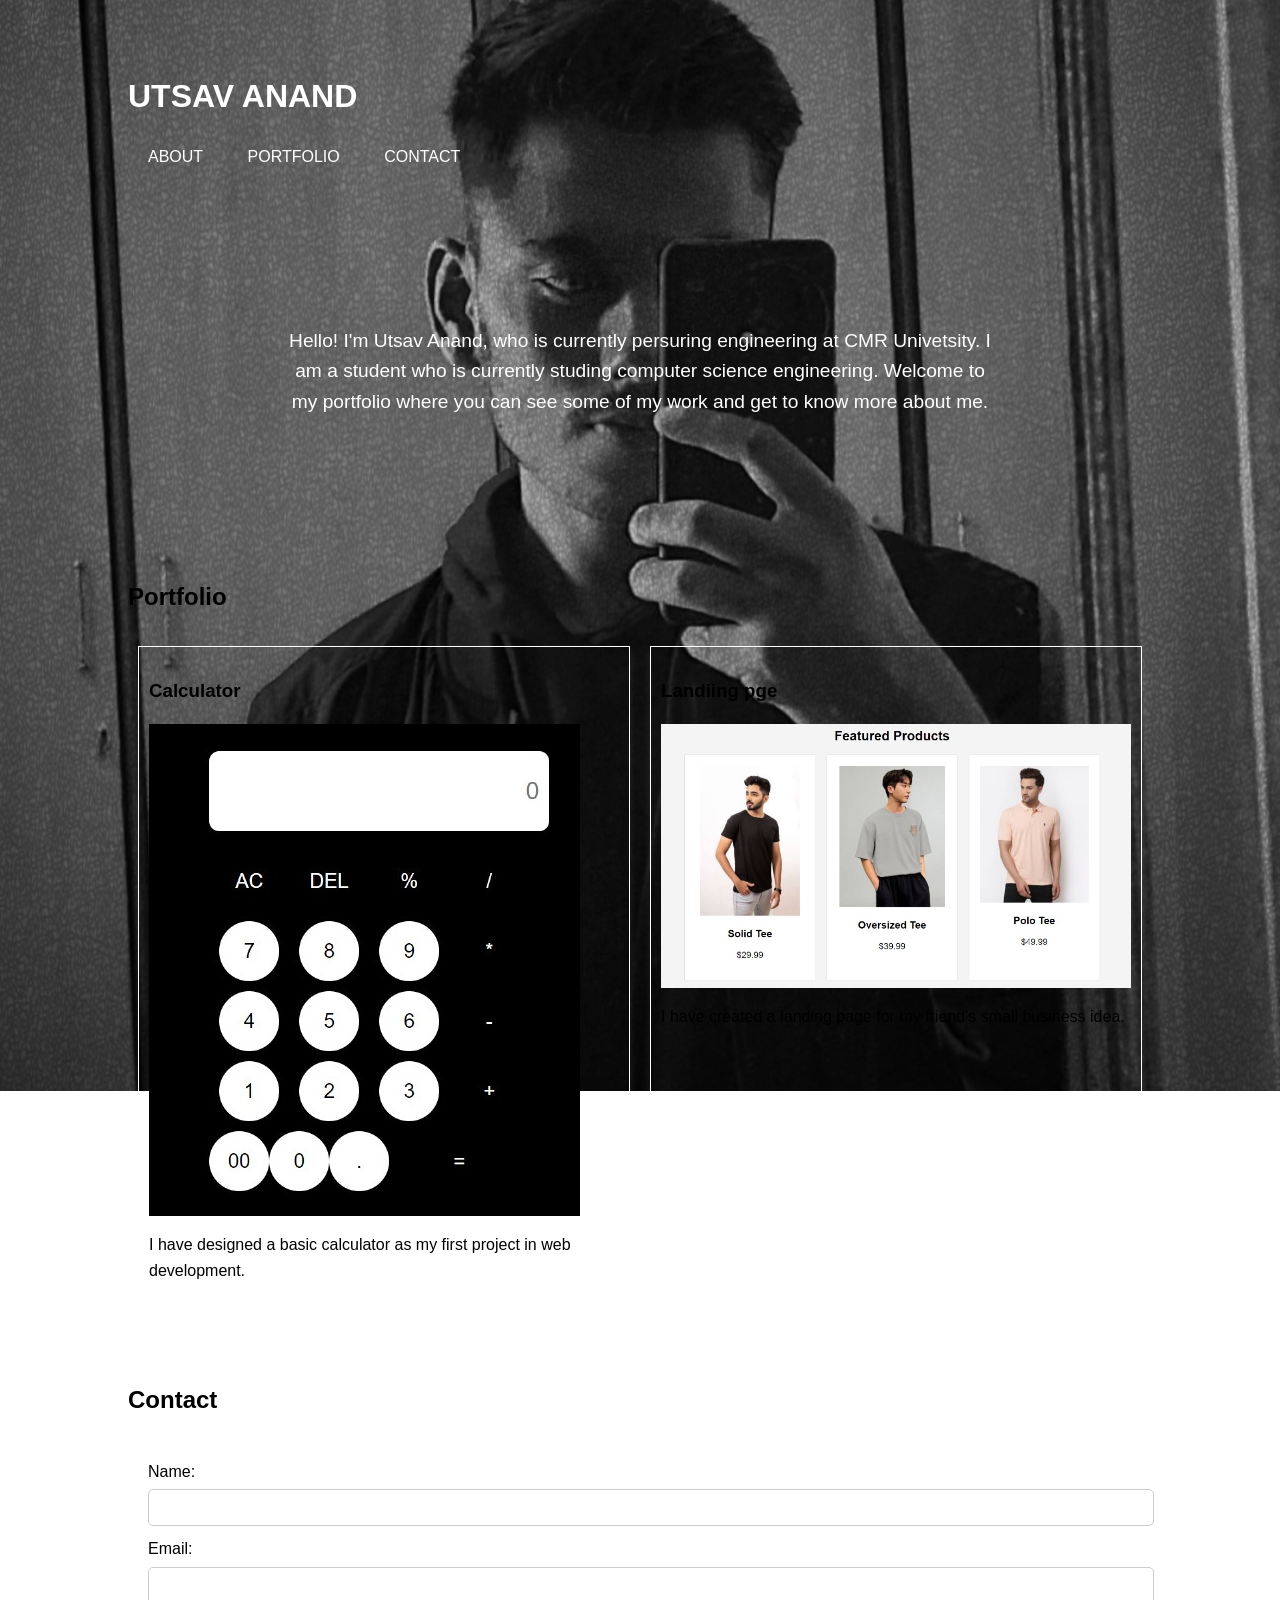
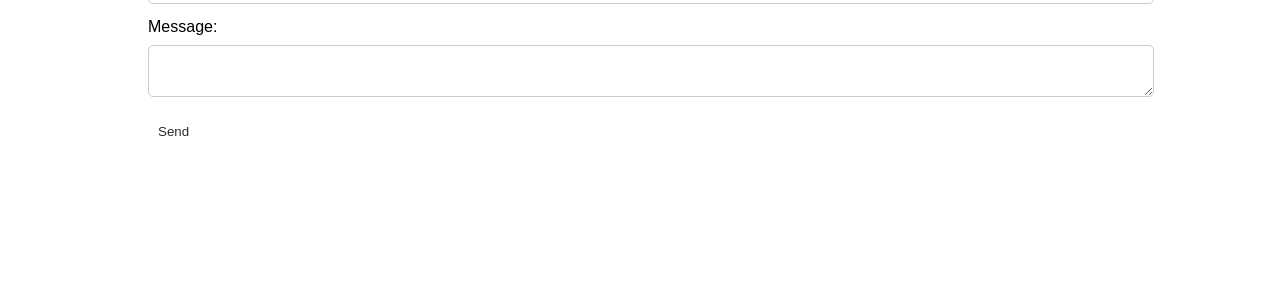
<file: portfolio/index.html>
<!DOCTYPE html>
<html lang="en">
<head>
    <meta charset="UTF-8">
    <meta name="viewport" content="width=device-width, initial-scale=1.0">
    <title>Portfolio - UTSAV ANAND</title>
    <link rel="stylesheet" href="style.css">
</head>
<body>
    <header>
        <div class="container">
            <h1>UTSAV ANAND</h1>
            <nav>
                <ul>
                    <li><a href="#about">About</a></li>
                    <li><a href="#portfolio">Portfolio</a></li>
                    <li><a href="#contact">Contact</a></li>
                </ul>
            </nav>
        </div>
    </header>

    <section id="about">
        <div class="container">
            <p>Hello! I'm Utsav Anand, who is currently persuring engineering at CMR Univetsity. I am a student who is currently studing computer science engineering. Welcome to my portfolio where you can see some of my work and get to know more about me.</p>
        </div>
    </section>

    <section id="portfolio">
        <div class="container">
            <h2>Portfolio</h2>
            <div class="projects">
                <div class="project">
                    <h3>Calculator</h3>
                    <img src="project1.jpg" alt="Project 1">
                    <p>I have designed a basic calculator as my first project in web development.</p>
                </div>
                <div class="project">
                    <h3>Landiing pge</h3>
                    <img src="project2.jpg" alt="Project 2">
                    <p>I have created a landing page for my friend's small business idea.</p>
                </div>
            </div>
        </div>
    </section>

    <section id="contact">
        <div class="container">
            <h2>Contact</h2>
            <form action="#" method="post">
                <label for="name">Name:</label>
                <input type="text" id="name" name="name" required>
                
                <label for="email">Email:</label>
                <input type="email" id="email" name="email" required>
                
                <label for="message">Message:</label>
                <textarea id="message" name="message" required></textarea>
                
                <button type="submit">Send</button>
            </form>
        </div>
    </section>

    <footer>
        <div class="container">
            <p>&copy; 2024 Utsav Anand. All rights reserved.</p>
        </div>
    </footer>

    <script src="script.js"></script>
</body>
</html>
</file>
<file: portfolio/style.css>
body {
    font-family: Arial, sans-serif;
    line-height: 1.6;
    margin: 0;
    padding: 0;
    background-image: url('background.jpg');
    background-repeat: no-repeat;
    background-position: center;
    background-attachment: fixed;
    background-size: cover;
}

.container {
    width: 80%; 
    margin: 0 auto;
    overflow: hidden;
    padding: 20px;
    border-radius: 10px;
}

header {
    color: rgb(255, 255, 255);
    padding-top: 30px;
    min-height: 70px;
}

header a {
    color: white;
    text-decoration: none;
    text-transform: uppercase;
    font-size: 16px;
}

header ul {
    padding: 0;
    list-style: none;
}

header li {
    display: inline;
    padding: 0 20px;
}

#about {
    color: #ffffff;
    padding: 100px 0;
    text-align: center;
}

#about h2 {
    font-size: 2.5em;
}

#about p {
    font-size: 1.2em;
    width: 70%;
    margin: 0 auto;
}

#portfolio .projects {
    display: flex;
    flex-wrap: wrap;
    justify-content: space-between;
    margin-top: 20px;
}

.project {
    flex: 1;
    margin: 10px;
    border: 1px solid #ffffff;
    padding: 10px;
    box-shadow: 0 4px 8px rgba(255, 255, 255, 0.1);
}

.project img {
    max-width: 100%;
    height: auto;
    display: block;
    margin-bottom: 10px;
}

form {
    padding: 20px;
    border-radius: 5px;
}

form label {
    display: block;
    margin-bottom: 5px;
}

form input, form textarea {
    width: 100%;
    padding: 10px;
    margin-bottom: 10px;
    border: 1px solid #ccc;
    border-radius: 5px;
}

form button {
    background: #ffffff;
    color: rgb(43, 43, 43);
    border: none;
    padding: 10px;
    cursor: pointer;
    border-radius: 5px;
}

form button:hover {
    background: #514f4f;
}

footer {
    color: white;
    text-align: center;
    padding: 10px;
    position: relative;
    bottom: 0;
    width: 100%;
}
</file>
